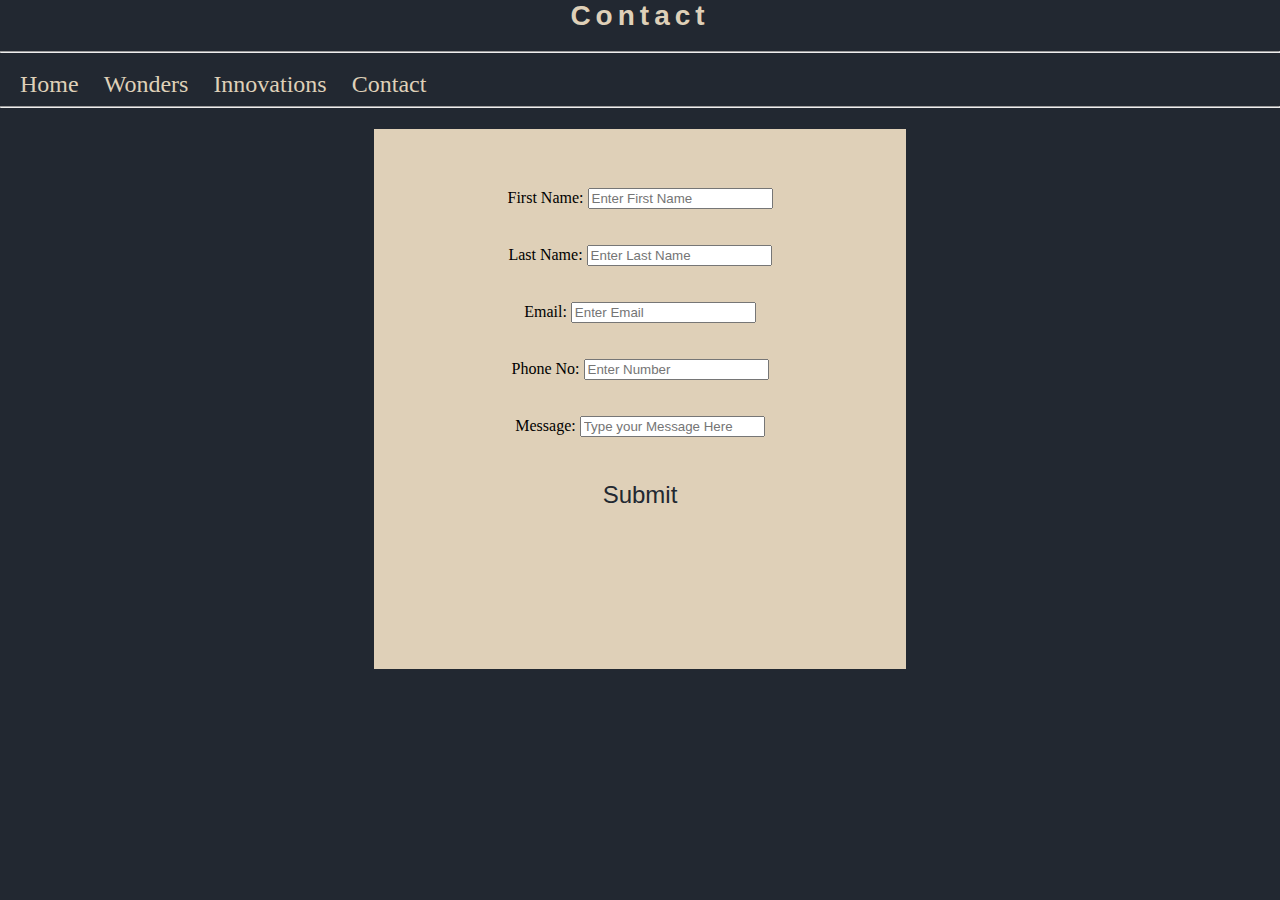
<file: contact.html>
<style>
    #head{
    display: flex;
    font-family: 'Gill Sans', 'Gill Sans MT', Calibri, 'Trebuchet MS', sans-serif;
    font-size: 40px;
    color: #DFD0B8;
    letter-spacing: 5px;
    align-items: center;
    justify-content: center;
    
}

     #submit{
            height: 45px;
            width: 120px;
            font-size: 24;
           background-color: #DFD0B8;
            color:#222831 ;
            cursor: pointer;
            border: none;
            
        }

    form{
            padding-left: 10px;
            padding-right: 10px;
            
            width: 40%;
            height: 60%;
            background-color:#DFD0B8 ;
        }

    #submit:hover{
        text-decoration: underline;
    }

</style>


<html>
    <head>
        <title>Contact</title>
         <link rel="stylesheet" href="style.css">
    </head>

    <body>
        <center>
        <h1 id="head" style="color: #DFD0B8;font-size: 28px;">Contact</h1>
        </center>
        <hr>
            <div id="first">
            <header id="top">
                <div id="header">
                    <a href="index.html">Home</a>
                    <a href="naturalwonders.html">Wonders</a>
                    <a href="Innovations.html">Innovations</a>
                    <a href="contact.html">Contact</a>
                </div>
            </header>
        
            </div>
       <hr>

       
       <center>
        
       <form>
               
                <h1 style="color: #DFD0B8;">Registration Form</h1>
                <label>First Name:</label>
                <input class="inp" type="text" required placeholder="Enter First Name"> <br><br><br>

                <label>Last Name:</label>
                <input class="inp" type="text" required placeholder="Enter Last Name"> <br><br><br>

                <label>Email:</label>
                <input class="inp" type="email" required placeholder="Enter Email"> <br><br><br>

                <label>Phone No:</label>
                <input class="inp" type="number" required placeholder="Enter Number"> <br><br><br>

                <label>Message:</label>
                <input class="inp" type="text" required placeholder="Type your Message Here"> <br><br><br>

                


                <input id="submit" type="submit">

            </form>

        </center>
    </body>
</html>
</file>
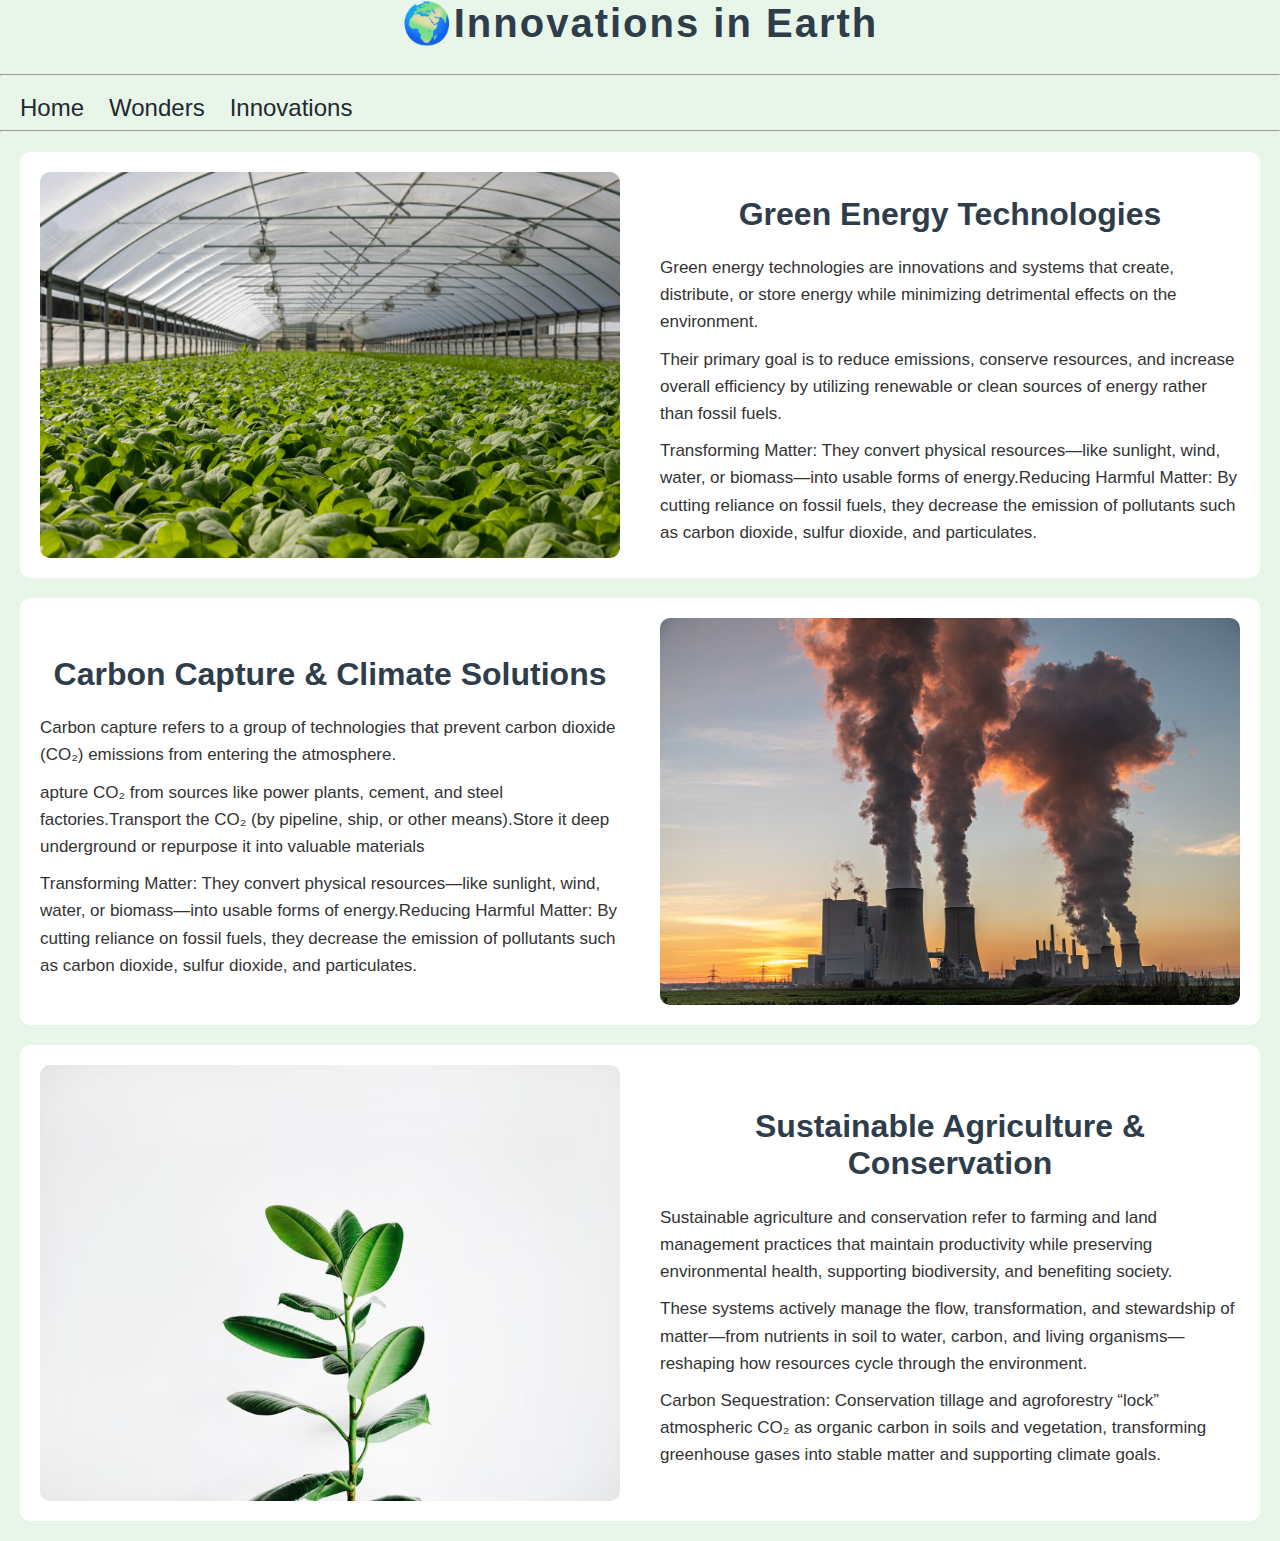
<file: Innovations.html>
<html>
<head>
  <title>Innovations in Earth</title>
  <link rel="icon" href="logo.jpg">
  <link rel="stylesheet" href="innov.css">
</head>
<body>
    <div >
      <h1 id="head" style="text-align: center; color: #2e3d49;">🌍Innovations in Earth</h1>
    </div>
    <hr>
        <div id="first">
         <header id="top">
            <div id="header">
                <a href="index.html">Home</a>
                <a href="naturalwonders.html">Wonders</a>
                <a href="Innovations.html">Innovations</a>
                
            </div>
         </header>
       
        </div>
       <hr>
    

<!-- Green Energy Technologies -->
  <div class="section">
    <div class="half">
      <img src="greenhouse.jpg" alt="Innovations">
    </div>
    <div class="half">
        <h1>Green Energy Technologies</h1>
        <p>Green energy technologies are innovations and systems that create, distribute, or store energy while minimizing detrimental effects on the environment.</p>
        <p>Their primary goal is to reduce emissions, conserve resources, and increase overall efficiency by utilizing renewable or clean sources of energy rather than fossil fuels.</p>
        <p>Transforming Matter: They convert physical resources—like sunlight, wind, water, or biomass—into usable forms of energy.Reducing Harmful Matter: By cutting reliance on fossil fuels, they decrease the emission of pollutants such as carbon dioxide, sulfur dioxide, and particulates.</p> 
    </div>
  </div>

  <!-- Carbon Capture & Climate Solutions -->
  <div class="section">
    <div class="half">
        <h1>Carbon Capture & Climate Solutions</h1>
        <p>Carbon capture refers to a group of technologies that prevent carbon dioxide (CO₂) emissions from entering the atmosphere. </p>
        <p>apture CO₂ from sources like power plants, cement, and steel factories.Transport the CO₂ (by pipeline, ship, or other means).Store it deep underground or repurpose it into valuable materials</p>
        <p>Transforming Matter: They convert physical resources—like sunlight, wind, water, or biomass—into usable forms of energy.Reducing Harmful Matter: By cutting reliance on fossil fuels, they decrease the emission of pollutants such as carbon dioxide, sulfur dioxide, and particulates.</p> 
        </div>
        <div class="half">
      <img src="carbon.jpg" alt="Innovations">
    </div>
    </div>


  

    <!-- Sustainable Agriculture & Conservation -->
    <div class="section">
    <div class="half">
    <img src="sustainability.jpg" alt="Innovations">
    </div>
    <div class="half">
        <h1>Sustainable Agriculture & Conservation</h1>
        <p>Sustainable agriculture and conservation refer to farming and land management practices that maintain productivity while preserving environmental health, supporting biodiversity, and benefiting society. </p>
        <p>These systems actively manage the flow, transformation, and stewardship of matter—from nutrients in soil to water, carbon, and living organisms—reshaping how resources cycle through the environment.</p>
        <p>Carbon Sequestration: Conservation tillage and agroforestry “lock” atmospheric CO₂ as organic carbon in soils and vegetation, transforming greenhouse gases into stable matter and supporting climate goals.</p> 
    </div>
  </div>

</body>
</html>
</file>
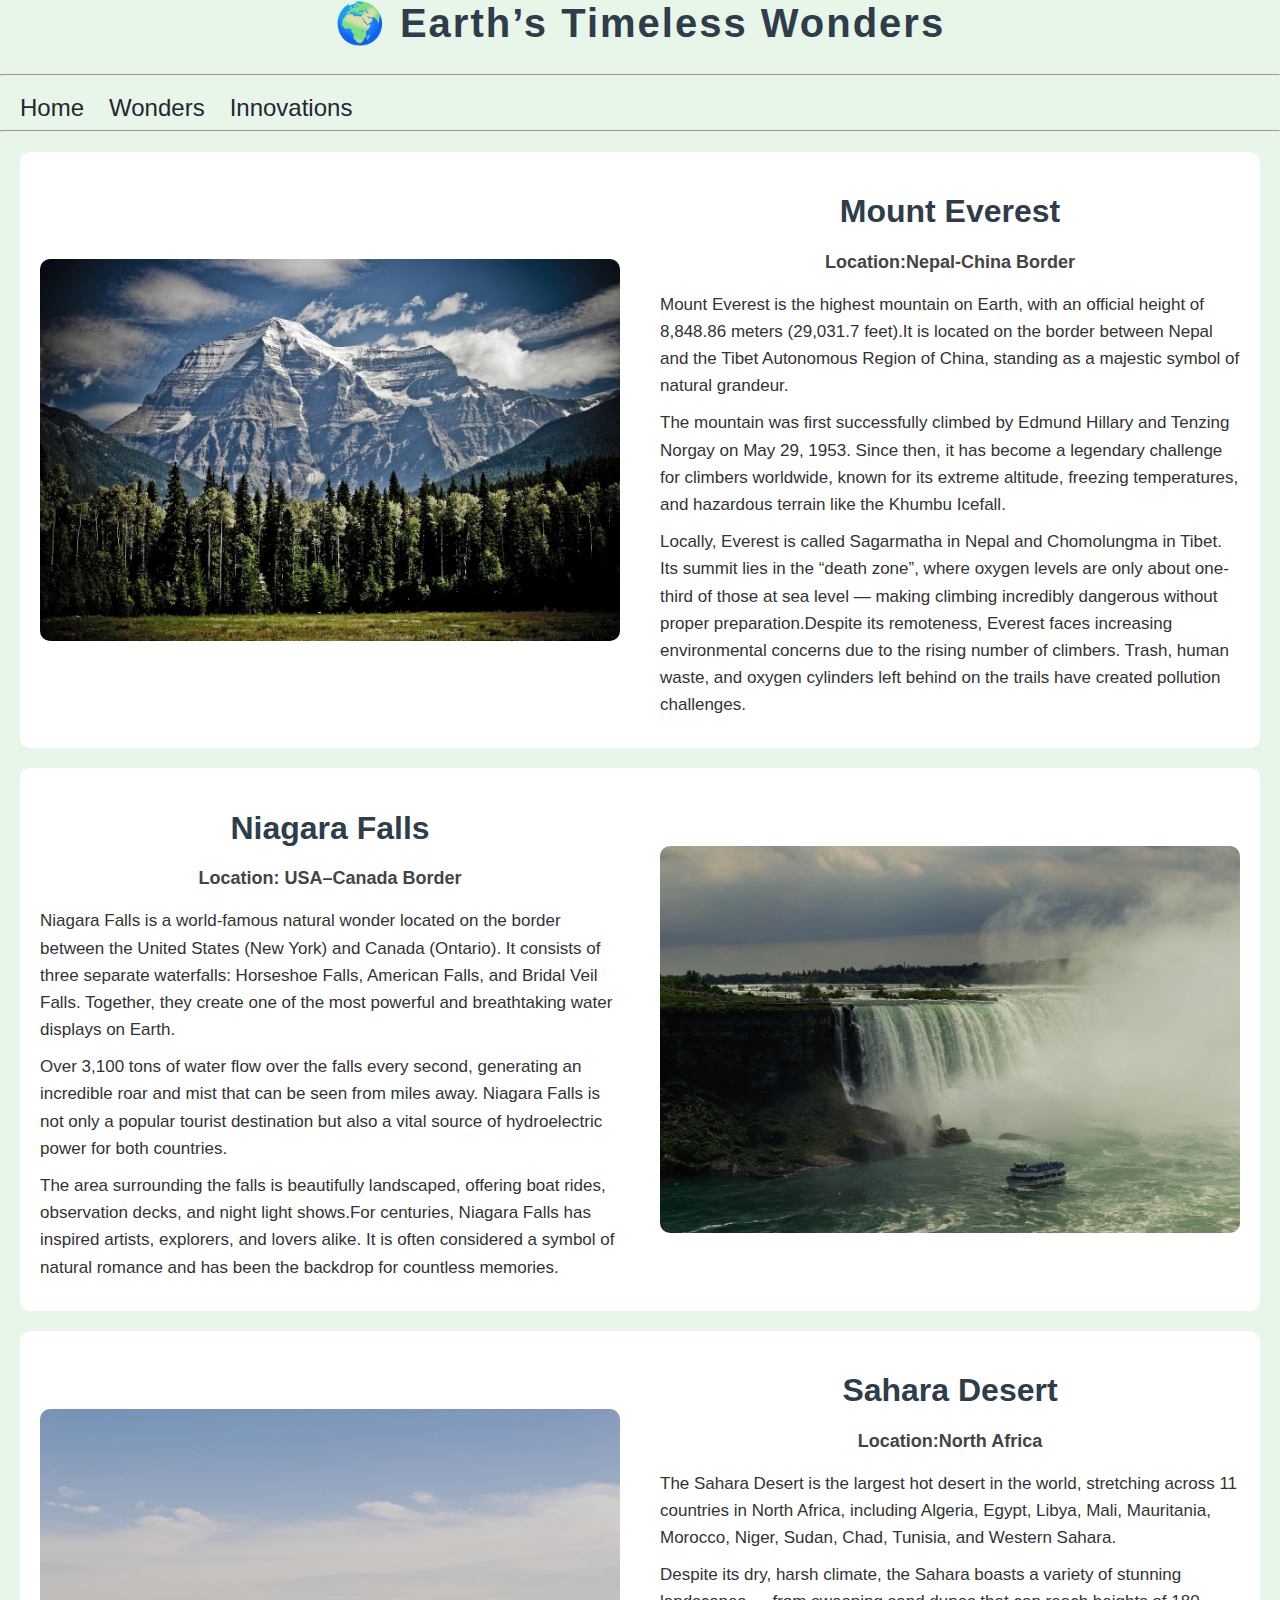
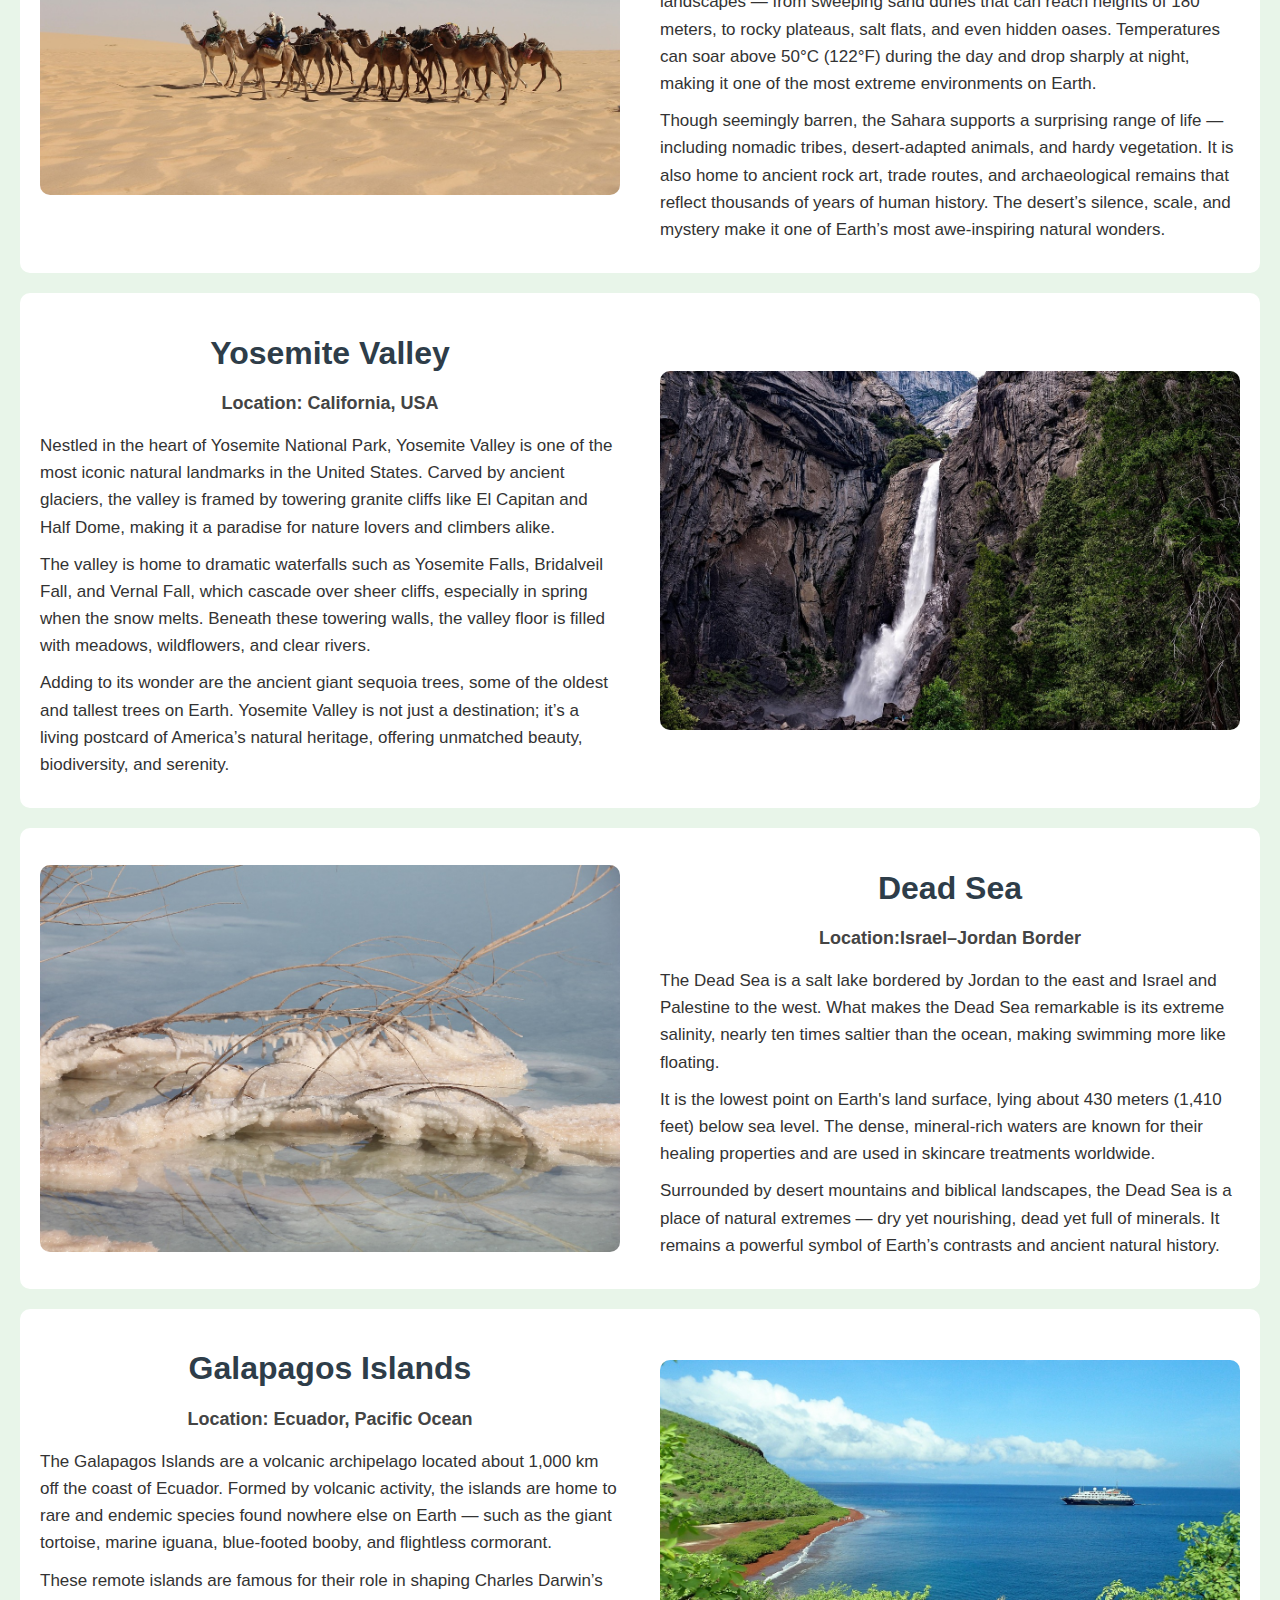
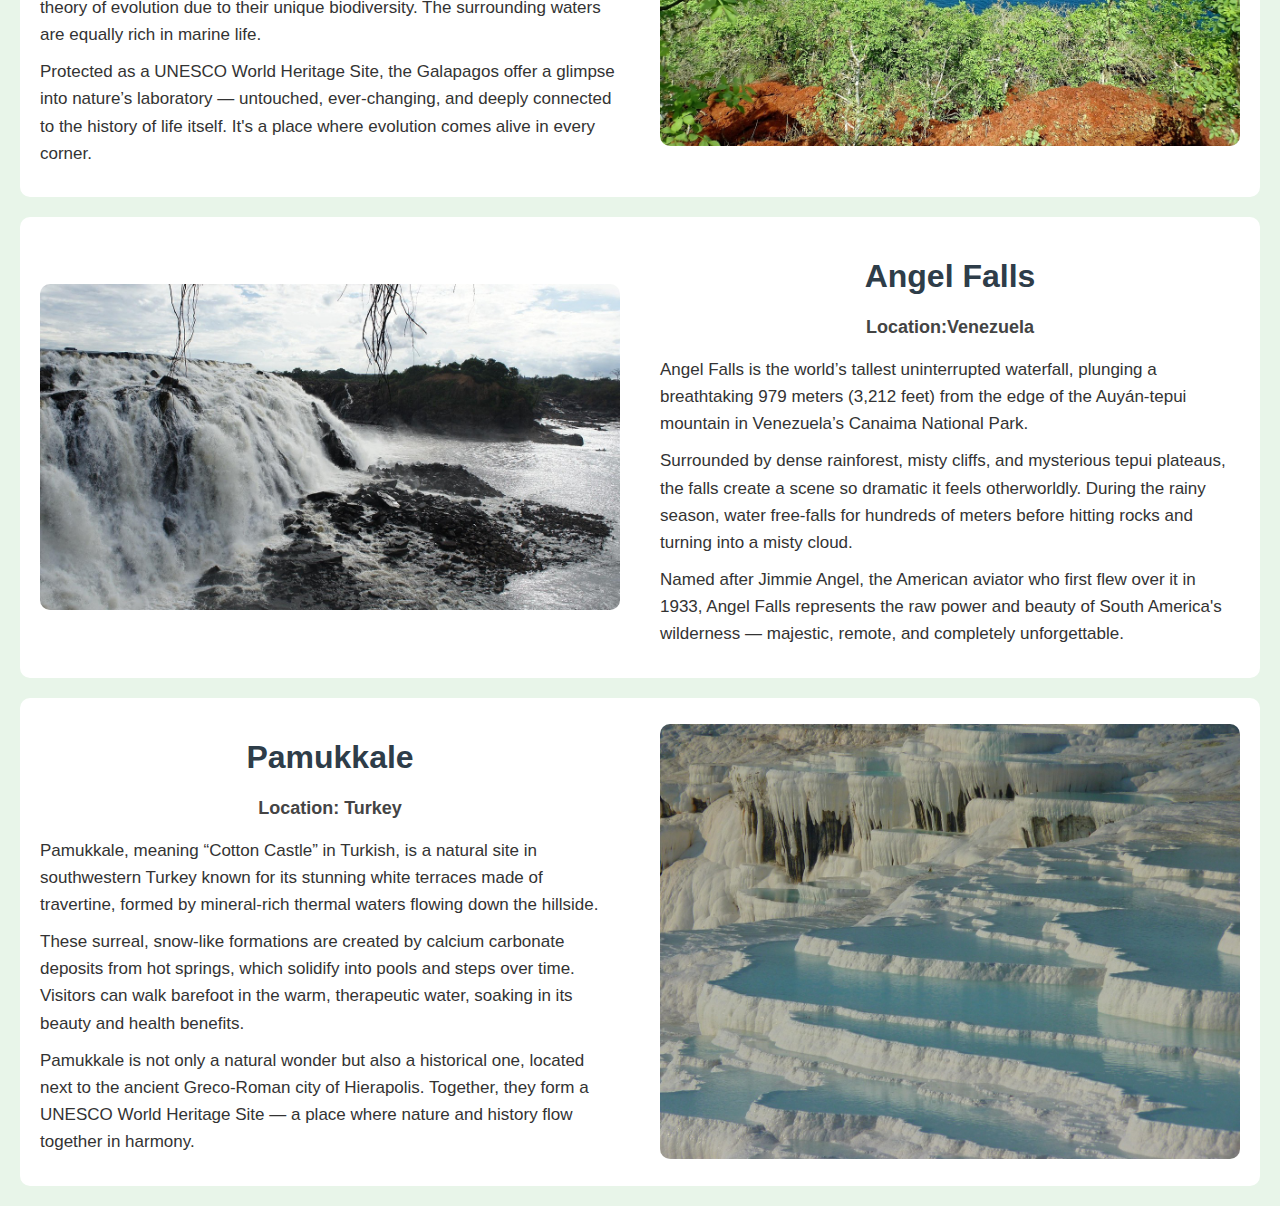
<file: naturalwonders.html>
<html>
<head>
  <title>Earth’s Timeless Wonders</title>
  <link rel="icon" href="logo.jpg">
  <link rel="stylesheet" href="natural.css">
</head>
<body>
      <div >
        <h1 id="head"style="text-align: center; color: #2e3d49;">🌍 Earth’s Timeless Wonders</h1>
      </div>
    <hr>
        <div id="first">
         <header id="top">
            <div id="header">
                <a href="index.html">Home</a>
                <a href="naturalwonders.html">Wonders</a>
                <a href="Innovations.html">Innovations</a>
                
            </div>
         </header>
       
        </div>
       <hr>

 

  <!-- Mount Everest -->
  <div class="section">
    <div class="half">
      <img src="mounteverest.jpg" alt="Mount Everest">
    </div>
    <div class="half">
        <h1>Mount Everest </h1>
        <h3>Location:Nepal-China Border</h3>
        <p>Mount Everest is the highest mountain on Earth, with an official height of 8,848.86 meters (29,031.7 feet).It is located on the border between Nepal and the Tibet Autonomous Region of China, standing as a majestic symbol of natural grandeur.</p>
        <p>The mountain was first successfully climbed by Edmund Hillary and Tenzing Norgay on May 29, 1953. Since then, it has become a legendary challenge for climbers worldwide, known for its extreme altitude, freezing temperatures, and hazardous terrain like the Khumbu Icefall.</p>
        <p>Locally, Everest is called Sagarmatha in Nepal and Chomolungma in Tibet. Its summit lies in the “death zone”, where oxygen levels are only about one-third of those at sea level — making climbing incredibly dangerous without proper preparation.Despite its remoteness, Everest faces increasing environmental concerns due to the rising number of climbers. Trash, human waste, and oxygen cylinders left behind on the trails have created pollution challenges.</p>

    </div>
  </div>

  <!-- Niagara Falls -->
  <div class="section">
    <div class="half">
        <h1>Niagara Falls</h1>
        <h3>Location: USA–Canada Border</h3>
        <p>Niagara Falls is a world-famous natural wonder located on the border between the United States (New York) and Canada (Ontario). It consists of three separate waterfalls: Horseshoe Falls, American Falls, and Bridal Veil Falls. Together, they create one of the most powerful and breathtaking water displays on Earth.</p>
        <p>Over 3,100 tons of water flow over the falls every second, generating an incredible roar and mist that can be seen from miles away. Niagara Falls is not only a popular tourist destination but also a vital source of hydroelectric power for both countries. </p>
        <p>The area surrounding the falls is beautifully landscaped, offering boat rides, observation decks, and night light shows.For centuries, Niagara Falls has inspired artists, explorers, and lovers alike. It is often considered a symbol of natural romance and has been the backdrop for countless memories.</p>
    </div>
    <div class="half">
      <img src="niagarafalls.jpg" alt="Niagara Falls">
    </div>
  </div>

  <!-- Sahara Desert -->
  <div class="section">
    <div class="half">
      <img src="sahara.jpg" alt="Sahara Desert">
    </div>
    <div class="half">
        <h1>Sahara Desert </h1>
        <h3>Location:North Africa</h3>
        <p>The Sahara Desert is the largest hot desert in the world, stretching across 11 countries in North Africa, including Algeria, Egypt, Libya, Mali, Mauritania, Morocco, Niger, Sudan, Chad, Tunisia, and Western Sahara.</p>
        <p>Despite its dry, harsh climate, the Sahara boasts a variety of stunning landscapes — from sweeping sand dunes that can reach heights of 180 meters, to rocky plateaus, salt flats, and even hidden oases. Temperatures can soar above 50°C (122°F) during the day and drop sharply at night, making it one of the most extreme environments on Earth.</p>
        <p>Though seemingly barren, the Sahara supports a surprising range of life — including nomadic tribes, desert-adapted animals, and hardy vegetation. It is also home to ancient rock art, trade routes, and archaeological remains that reflect thousands of years of human history. The desert’s silence, scale, and mystery make it one of Earth’s most awe-inspiring natural wonders.</p>
    </div>
  </div>

  <!-- Yosemite Valley -->
  <div class="section">
    <div class="half">
        <h1>Yosemite Valley</h1>
        <h3>Location: California, USA</h3>
        <p>Nestled in the heart of Yosemite National Park, Yosemite Valley is one of the most iconic natural landmarks in the United States. Carved by ancient glaciers, the valley is framed by towering granite cliffs like El Capitan and Half Dome, making it a paradise for nature lovers and climbers alike.</p>
        <p>The valley is home to dramatic waterfalls such as Yosemite Falls, Bridalveil Fall, and Vernal Fall, which cascade over sheer cliffs, especially in spring when the snow melts. Beneath these towering walls, the valley floor is filled with meadows, wildflowers, and clear rivers.</p>
        <p>Adding to its wonder are the ancient giant sequoia trees, some of the oldest and tallest trees on Earth. Yosemite Valley is not just a destination; it’s a living postcard of America’s natural heritage, offering unmatched beauty, biodiversity, and serenity.</p>
    </div>
    <div class="half">
      <img src="yosemite.jpg" alt="Yosemite Valley">
    </div>
  </div>

  <!-- Dead Sea -->
  <div class="section">
    <div class="half">
      <img src="deadsea.jpg" alt="Dead Sea">
    </div>
    <div class="half">
        <h1>Dead Sea</h1>
        <h3 >Location:Israel–Jordan Border</h3>
        <p>The Dead Sea is a salt lake bordered by Jordan to the east and Israel and Palestine to the west. What makes the Dead Sea remarkable is its extreme salinity, nearly ten times saltier than the ocean, making swimming more like floating.</p>
        <p>It is the lowest point on Earth's land surface, lying about 430 meters (1,410 feet) below sea level. The dense, mineral-rich waters are known for their healing properties and are used in skincare treatments worldwide.</p>
        <p>Surrounded by desert mountains and biblical landscapes, the Dead Sea is a place of natural extremes — dry yet nourishing, dead yet full of minerals. It remains a powerful symbol of Earth’s contrasts and ancient natural history.</p>
    </div>
  </div>

  <!-- Galapagos Islands -->
  <div class="section">
    <div class="half">
        <h1>Galapagos Islands</h1>
        <h3>Location: Ecuador, Pacific Ocean</h3>
        <p>The Galapagos Islands are a volcanic archipelago located about 1,000 km off the coast of Ecuador. Formed by volcanic activity, the islands are home to rare and endemic species found nowhere else on Earth — such as the giant tortoise, marine iguana, blue-footed booby, and flightless cormorant.</p>
        <p>These remote islands are famous for their role in shaping Charles Darwin’s theory of evolution due to their unique biodiversity. The surrounding waters are equally rich in marine life.</p>
        <p>Protected as a UNESCO World Heritage Site, the Galapagos offer a glimpse into nature’s laboratory — untouched, ever-changing, and deeply connected to the history of life itself. It's a place where evolution comes alive in every corner.</p>
    </div>
    <div class="half">
      <img src="galapagos.jpg" alt="Galapagos Islands">
    </div>
  </div>

  <!-- Angel Falls -->
  <div class="section">
    <div class="half">
      <img src="angelfalls.jpg" alt="Angel Falls">
    </div>
    <div class="half">
        <h1>Angel Falls</h1>
        <h3 >Location:Venezuela</h3>
        <p>Angel Falls is the world’s tallest uninterrupted waterfall, plunging a breathtaking 979 meters (3,212 feet) from the edge of the Auyán-tepui mountain in Venezuela’s Canaima National Park.</p>
        <p>Surrounded by dense rainforest, misty cliffs, and mysterious tepui plateaus, the falls create a scene so dramatic it feels otherworldly. During the rainy season, water free-falls for hundreds of meters before hitting rocks and turning into a misty cloud.</p>
        <p>Named after Jimmie Angel, the American aviator who first flew over it in 1933, Angel Falls represents the raw power and beauty of South America's wilderness — majestic, remote, and completely unforgettable.</p>
    </div>
  </div>

  <!-- Pamukkale -->
  <div class="section">
    <div class="half">
        <h1>Pamukkale</h1>
        <h3>Location: Turkey</h3>
        <p>Pamukkale, meaning “Cotton Castle” in Turkish, is a natural site in southwestern Turkey known for its stunning white terraces made of travertine, formed by mineral-rich thermal waters flowing down the hillside.</p>
        <p>These surreal, snow-like formations are created by calcium carbonate deposits from hot springs, which solidify into pools and steps over time. Visitors can walk barefoot in the warm, therapeutic water, soaking in its beauty and health benefits.</p>
        <p>Pamukkale is not only a natural wonder but also a historical one, located next to the ancient Greco-Roman city of Hierapolis. Together, they form a UNESCO World Heritage Site — a place where nature and history flow together in harmony.</p>
    </div>
    <div class="half">
      <img src="pamukkale.jpg" alt="Pamukkale">
    </div>
  </div>

</body>
</html>
</file>
<file: style.css>
body{
    background-color:#222831;
    padding: 0%;
    margin: 0%;
}

video{

    width: 100%;
    height:900px;
}


#header{
    padding-top: 10px;
    padding-left: 20px;
    display:flex;
    column-gap: 25px;
    align-items: center;
    justify-content: left;      
}

#first-child{
    display: flex;
    align-items: center;
    justify-content: center;
    flex-direction: column;

}

h2{
    display: flex;
    align-items: center;
    justify-content: center;
    color:#DFD0B8;
    font-size: 30px;

}

#head{
    display: flex;
    font-family: 'Gill Sans', 'Gill Sans MT', Calibri, 'Trebuchet MS', sans-serif;
    font-size: 40px;
    color: #DFD0B8;
    letter-spacing: 5px;
    align-items: center;
    justify-content: center;
    
}



#heading{
    padding-right: 100px;
    display: flex;
    align-items: center;
    flex-direction: column;
    justify-content: center;
}

a{

    text-decoration: none;
    font-size: 24px;
    color:#DFD0B8;
}

a:hover{
    font-size: 26px;
    text-decoration: underline;
}

#second{
    display: flex;
    justify-content: center;
    align-items: center;
    font-size: 24px;
    flex-direction: column;
    color:#DFD0B8;
    text-align: center;

}

p{
  
    color:#DFD0B8;
    text-align: center;
    padding-left: 70px;
    padding-right: 70px;
}





#third{
    background-image: url("bg.jpg");
    background-position: center;
    background-size: cover;
    width:100%;
    height: 750px;
    display: flex;
    align-items: center;
    justify-content: center;
    background-repeat: no-repeat;
    flex-direction: column;

 }

 #third-child{
    color:#2C3930;
    text-align: center;
    font-size: 22px;

 }
#h2{
    
    color:#2C3930;
    font-size: 38px;
    background-color:#dfd0b8a7;
    letter-spacing: 4px;

    
 }

#h3{
    color:#2C3930;
    background-color:#dfd0b8a7;
    font-size: 22px;
    word-spacing: 4px;
}

#button{
    color:#2C3930;
     border: 2px solid #2C3930;
    padding: 2px;
}

#b2{
    border: 2px solid white;
    padding: 2px;
}

#footer{
            display: flex;
            justify-content: space-between;
            align-items: center;
            padding: 5px;
        }
</file>
<file: innov.css>
body {
  background-color: #e8f5e9;
  font-family: Arial, sans-serif;
  margin: 0;
  padding: 0;
}

.section {
  display: flex;
  flex-direction: row;
  justify-content: space-between;
  align-items: center;
  background-color: #ffffff;
  margin: 20px;
  border-radius: 10px;
}

.half {
  width: 50%;
  padding: 20px;
  box-sizing: border-box;
}

img {
  width: 100%;
  height: auto;
  border-radius: 10px;
}


h1 {
  text-align: center;
  color: #2e3d49;
  
}

h3 {
  text-align: center;
  font-size: 18px;
  color: #444;
}

p {
  font-size: 17px;
  color: #333;
  line-height: 1.6;
  margin: 10px 0;
}
#header{
    padding-top: 10px;
    padding-left: 20px;
    display:flex;
    column-gap: 25px;
    align-items: center;
    justify-content: left;      
}

#head{
    display: flex;
    font-family: 'Gill Sans', 'Gill Sans MT', Calibri, 'Trebuchet MS', sans-serif;
    font-size: 40px;
    color: #DFD0B8;
    letter-spacing: 2px;
    align-items: center;
    justify-content: center;
    
}
a{

    text-decoration: none;
    font-size: 24px;
    color:#222831;
}

a:hover{
    font-size: 26px;
    text-decoration: underline;
}

/* Responsive for mobile */
@media (max-width: 768px) {
  .section {
    flex-direction: column;
  }

  .half {
    width: 100%;
    padding: 15px;
    text-align: center;
  }

  img {
    width: 90%;
  }
}
</file>
<file: natural.css>
body {
  background-color: #e8f5e9;
  font-family: Arial, sans-serif;
  margin: 0;
  padding: 0;
}

.section {
  display: flex;
  flex-direction: row;
  justify-content: space-between;
  align-items: center;
  background-color: #ffffff;
  margin: 20px;
  border-radius: 10px;
}

.half {
  width: 50%;
  padding: 20px;
  box-sizing: border-box;
}

img {
  width: 100%;
  height: auto;
  border-radius: 10px;
}


h1 {
  text-align: center;
  color: #2e3d49;
  
}

h3 {
  text-align: center;
  font-size: 18px;
  color: #444;
}

p {
  font-size: 17px;
  color: #333;
  line-height: 1.6;
  margin: 10px 0;
}
#header{
    padding-top: 10px;
    padding-left: 20px;
    display:flex;
    column-gap: 25px;
    align-items: center;
    justify-content: left;      
}
#head{
    display: flex;
    font-family: 'Gill Sans', 'Gill Sans MT', Calibri, 'Trebuchet MS', sans-serif;
    font-size: 40px;
    color: #DFD0B8;
    letter-spacing: 2px;
    align-items: center;
    justify-content: center;
    
}
a{

    text-decoration: none;
    font-size: 24px;
    color:#222831;
}

a:hover{
    font-size: 26px;
    text-decoration: underline;
}
/* Responsive for mobile */
@media (max-width: 768px) {
  .section {
    flex-direction: column;
  }

  .half {
    width: 100%;
    padding: 15px;
    text-align: center;
  }

  img {
    width: 90%;
  }
}
</file>
